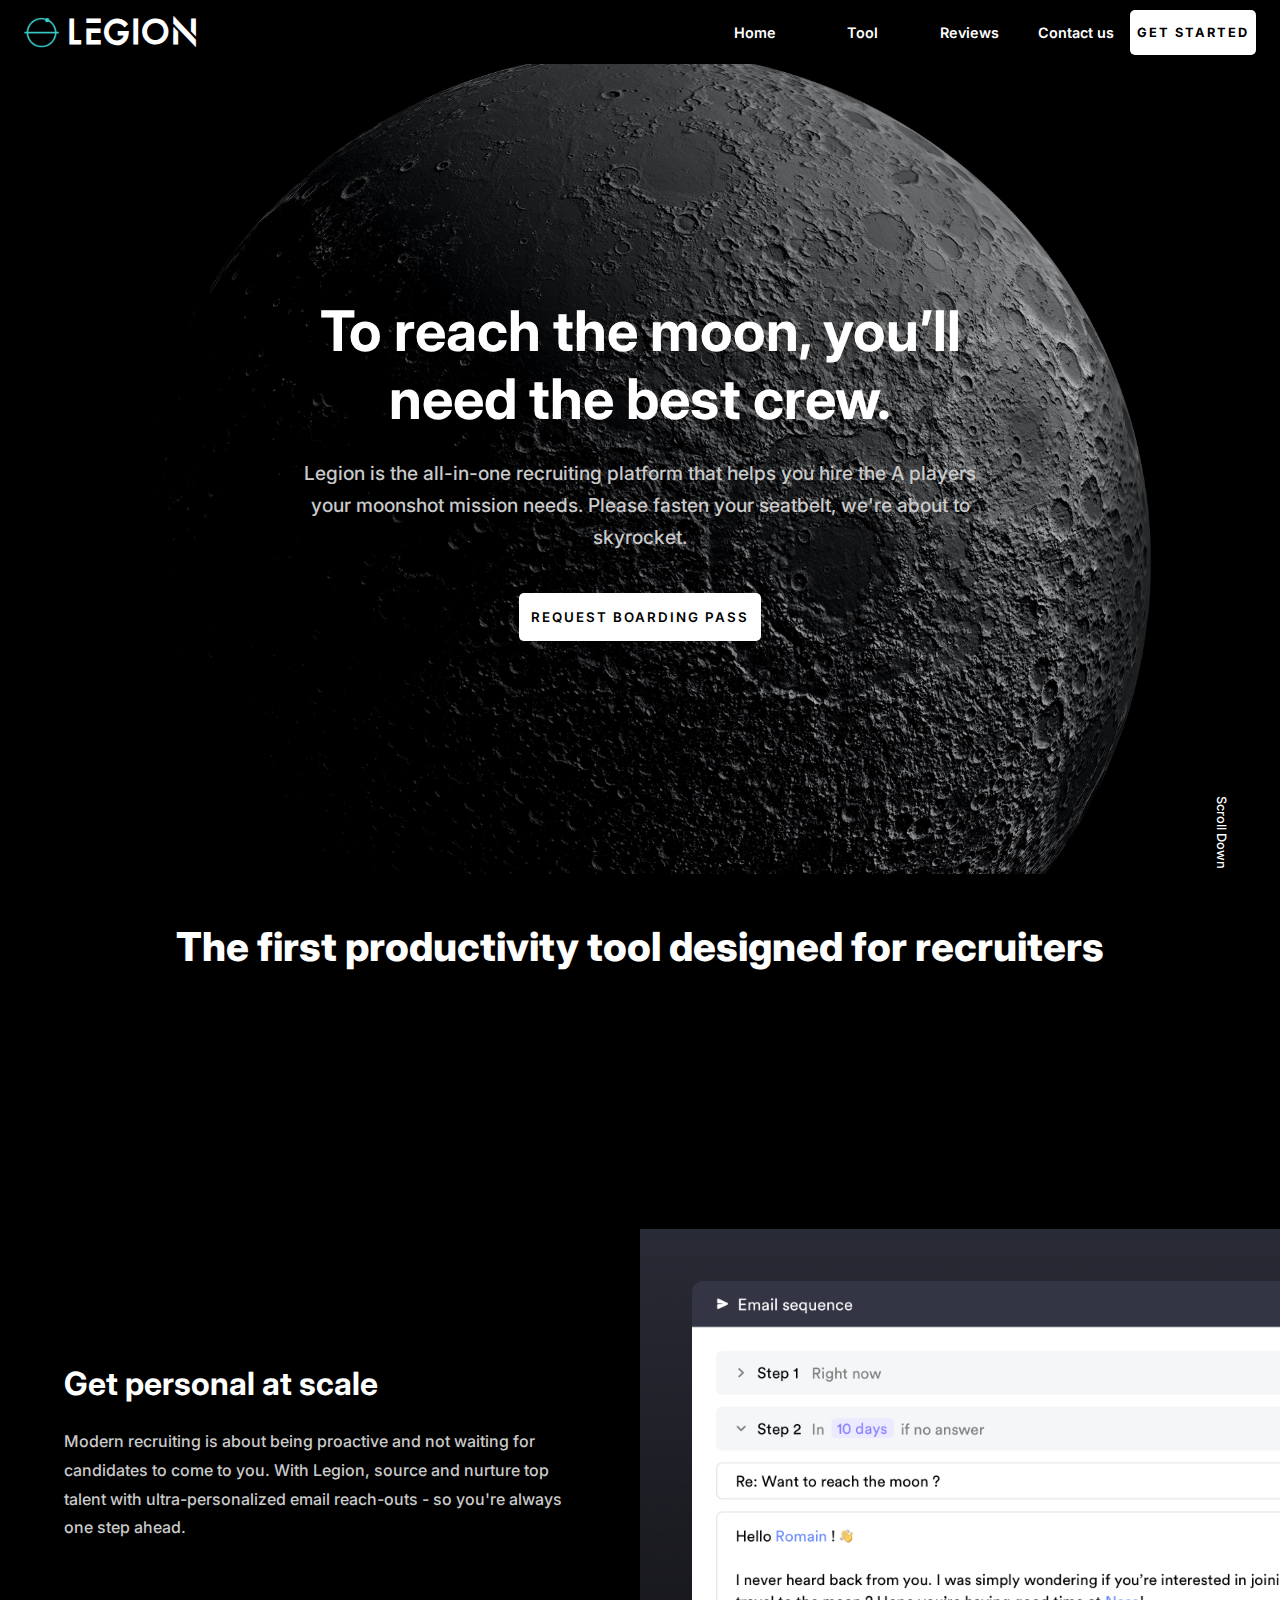
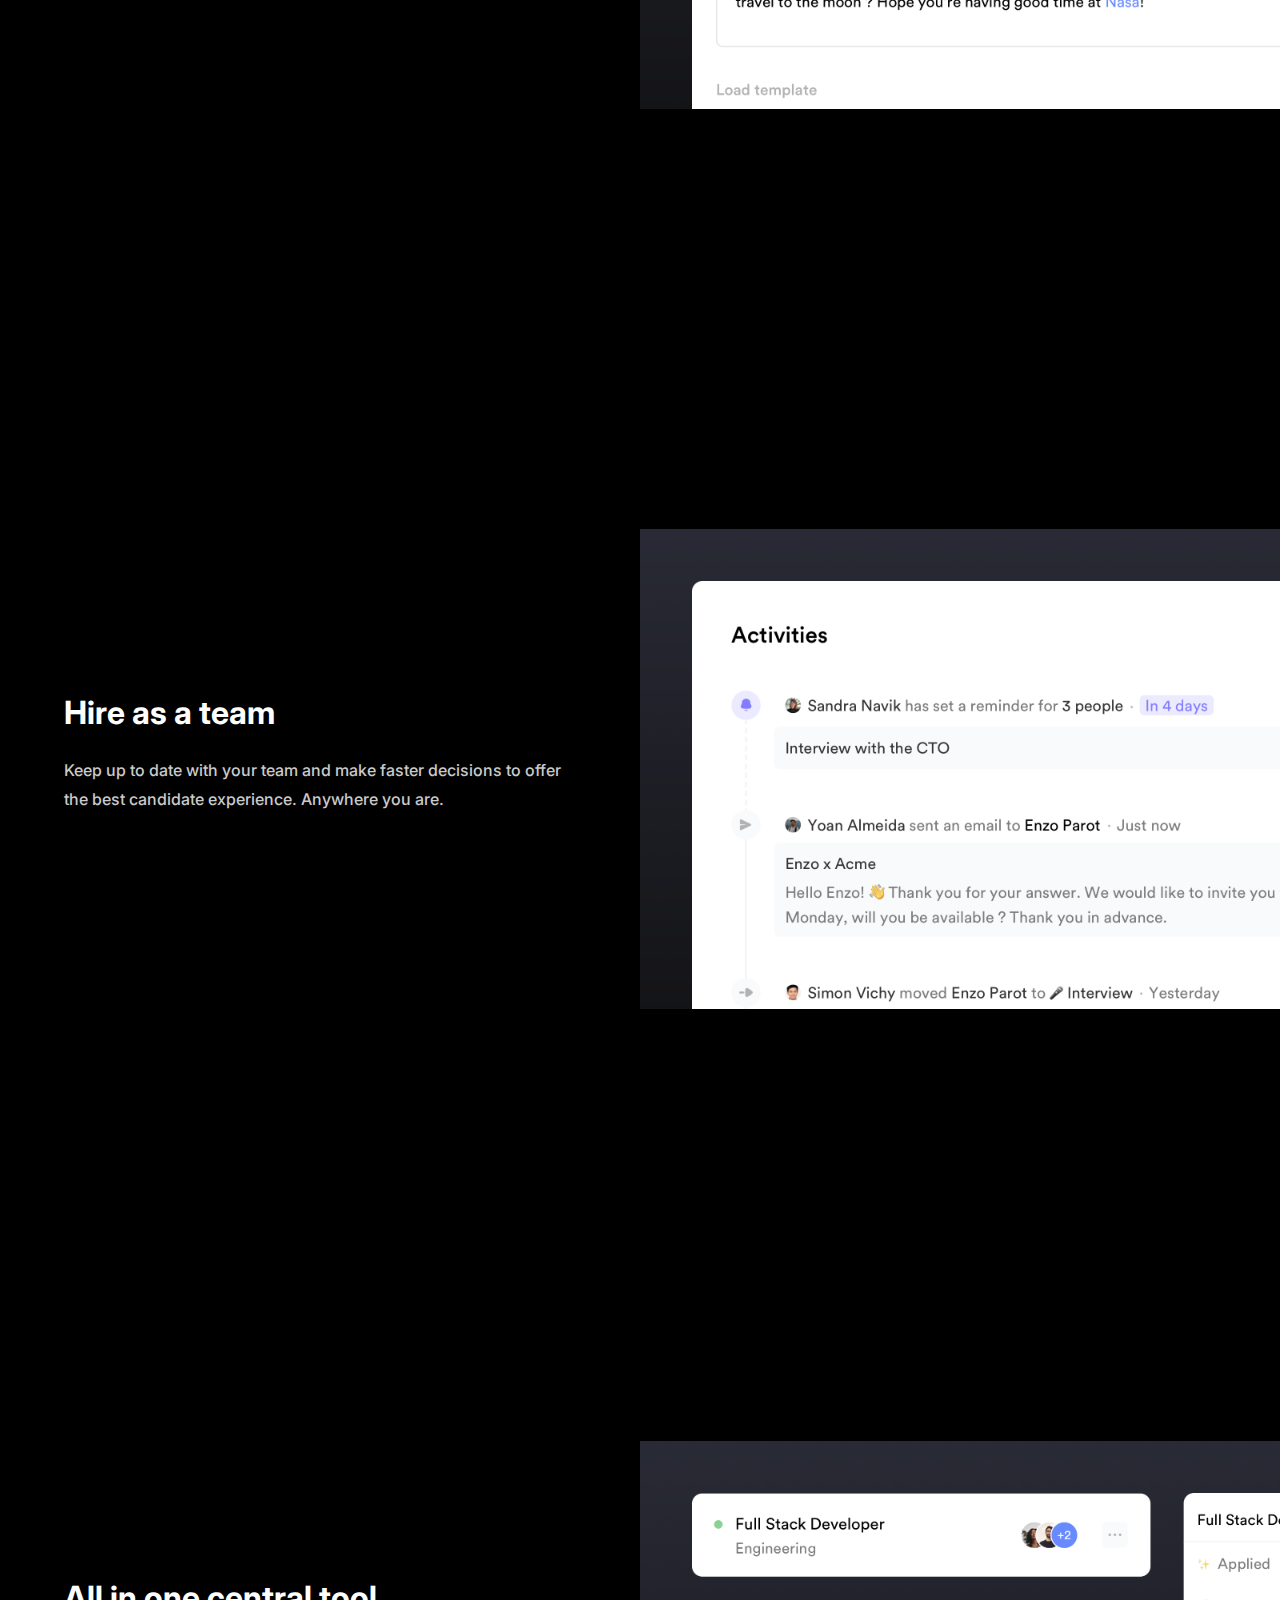
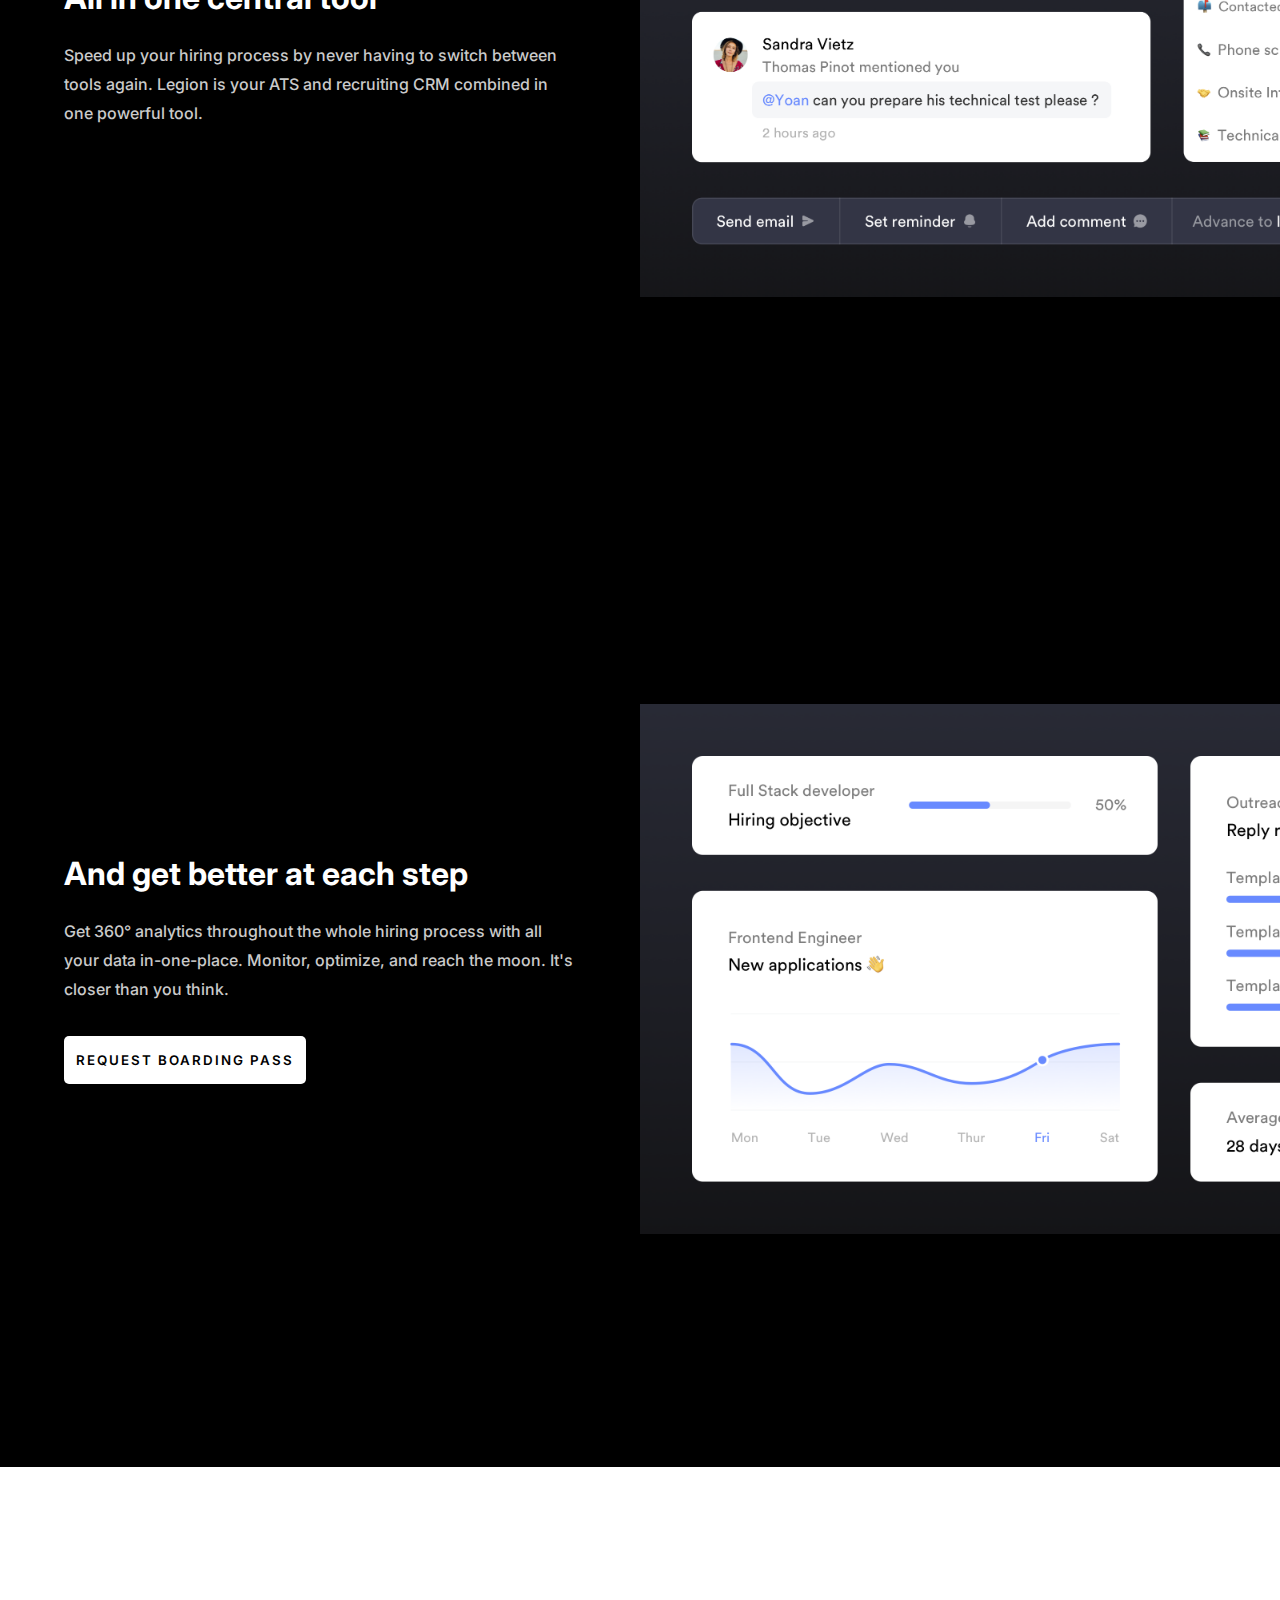
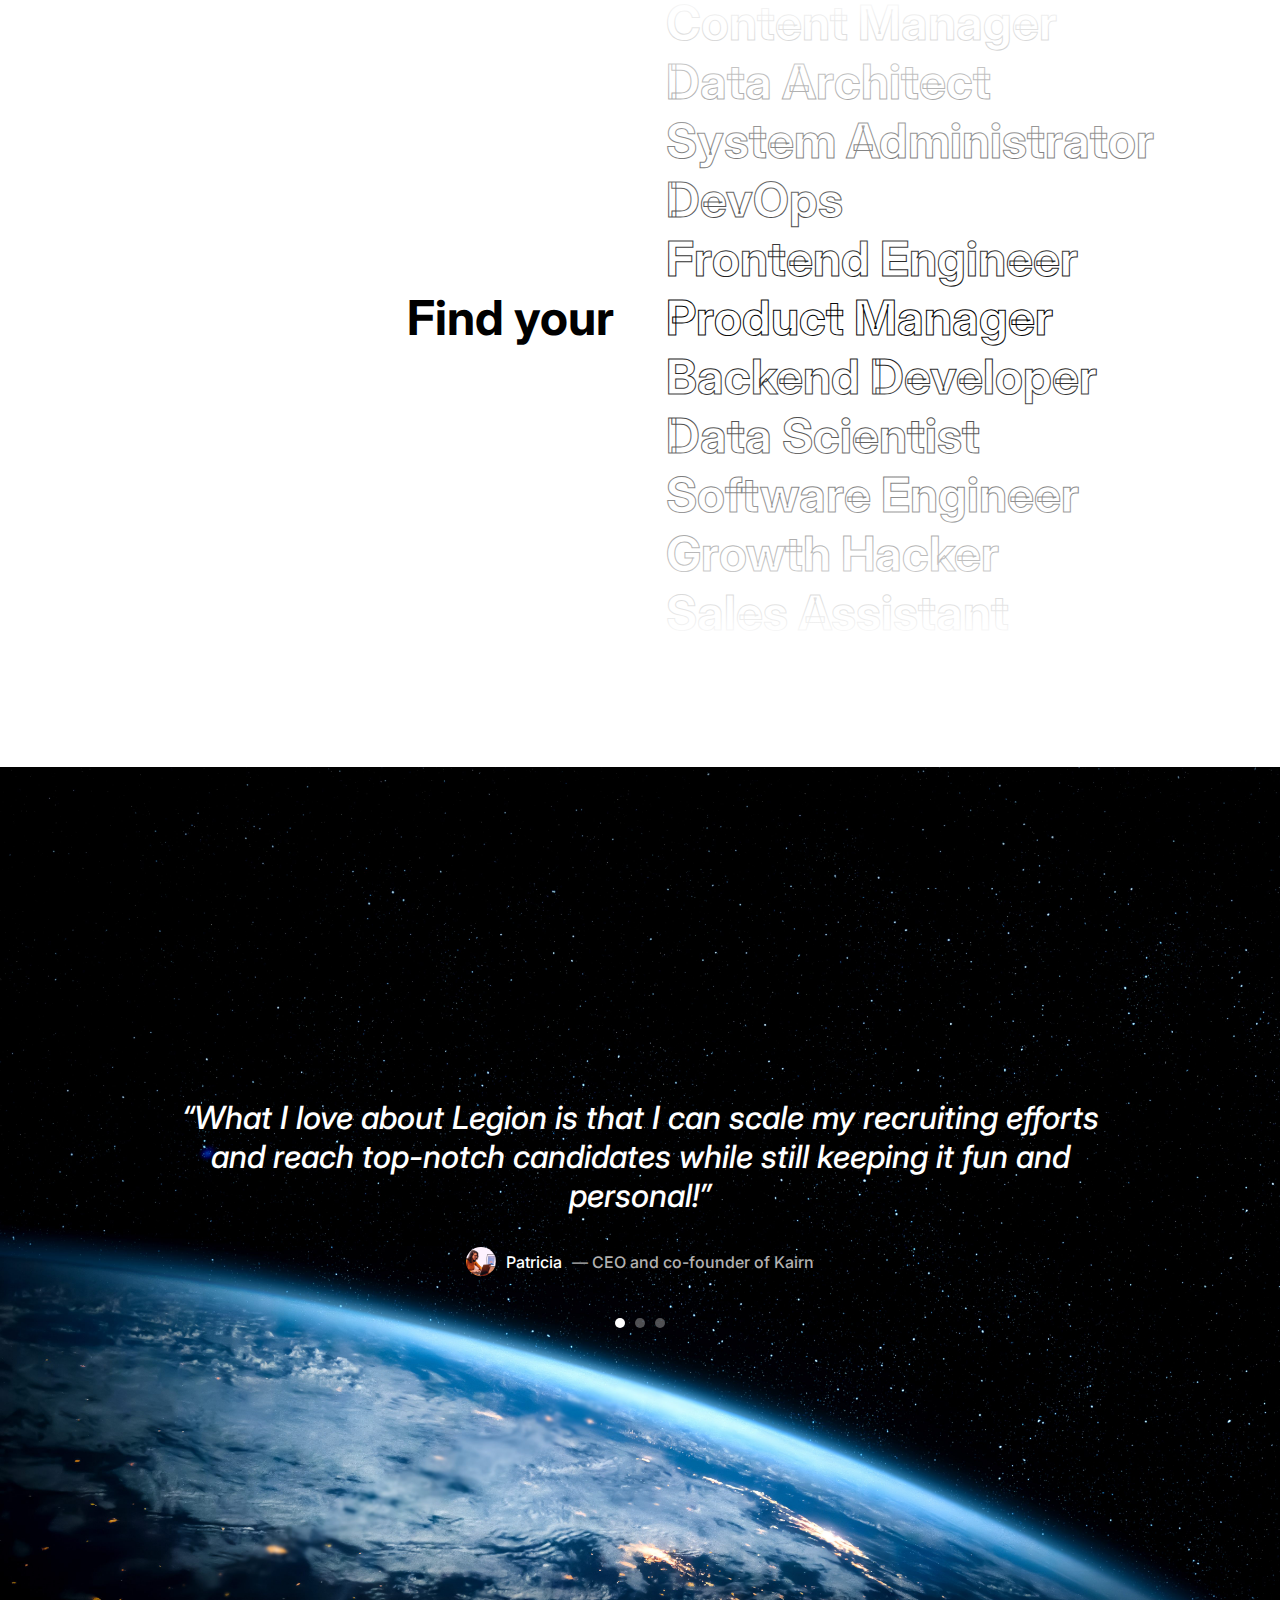
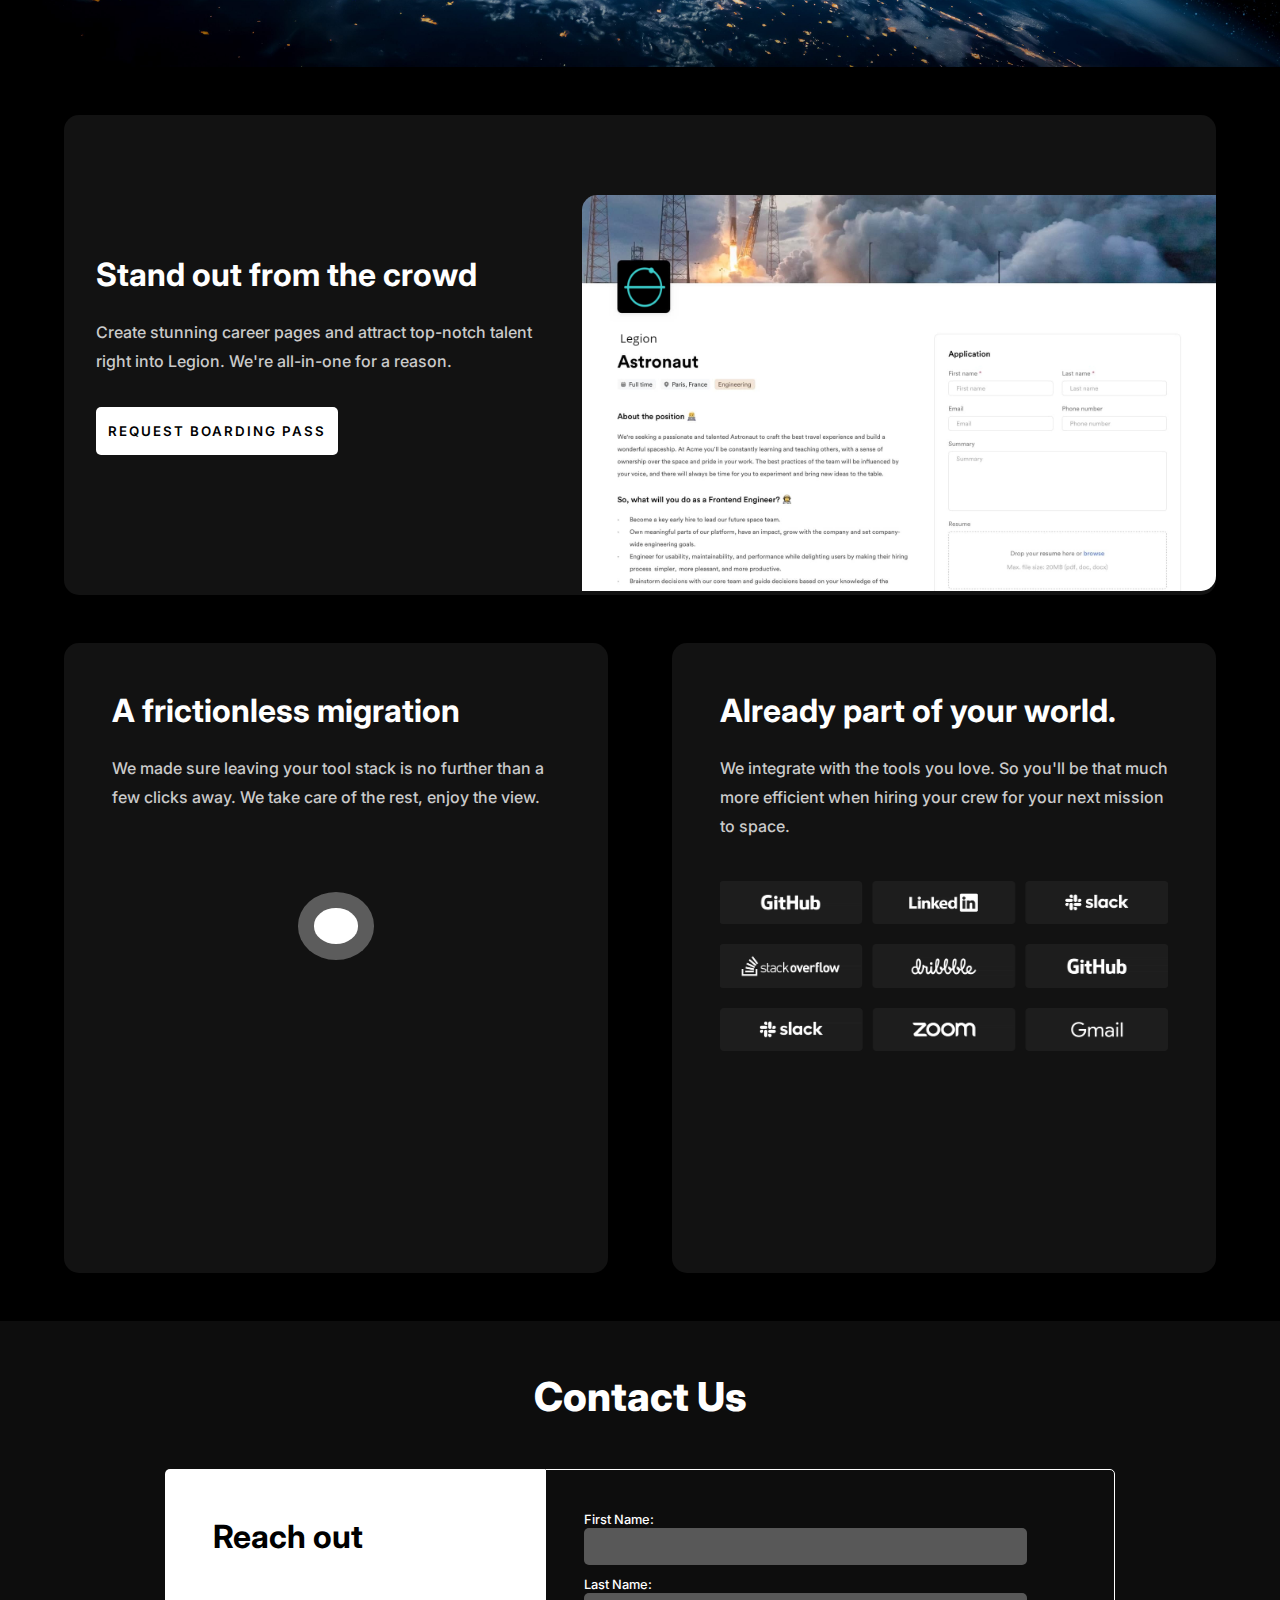
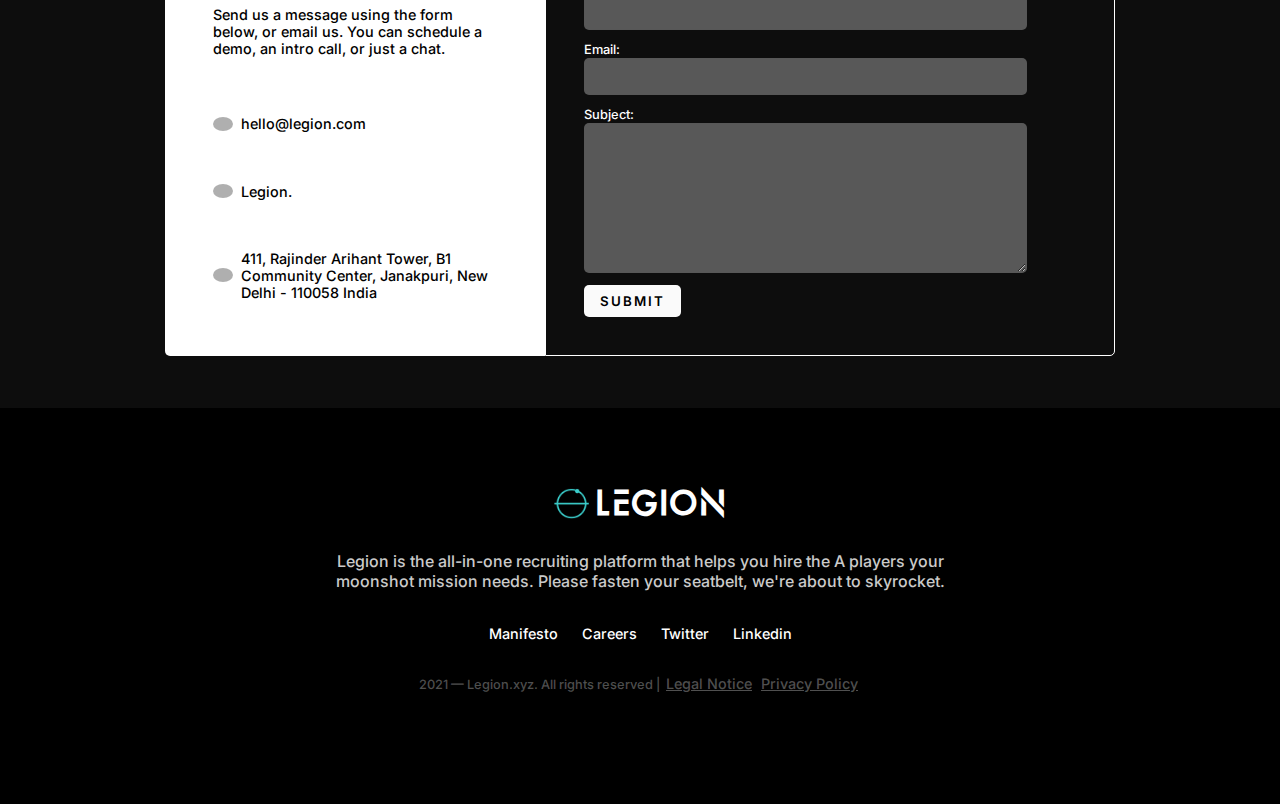
<file: index.html>
<!DOCTYPE html>
<html lang="en">

<head>
    <meta charset="UTF-8" />
    <meta http-equiv="X-UA-Compatible" content="IE=edge" />
    <meta name="viewport" content="width=device-width, initial-scale=1.0" />

    <link rel="icon" href="./assets/circle-logo.png" />
    <link rel="stylesheet" href="https://unicons.iconscout.com/release/v4.0.0/css/line.css" />
    <link rel="stylesheet" href="style.css" />
    <title>Legion</title>
</head>

<body>
    <header class="header">
        <nav class="navbar">
            <h6>
                <a href="#" class="nav-logo"><img src="./assets/logo.png" alt="" />Legion</a>
            </h6>
            <ul class="nav-menu">
                <li class="nav-item">
                    <a href="#" class="nav-link">Home</a>
                </li>
                <li class="nav-item">
                    <a href="#tool" class="nav-link">Tool</a>
                </li>
                <li class="nav-item">
                    <a href="#reviews" class="nav-link">Reviews</a>
                </li>
                <li class="nav-item">
                    <a href="#contact" class="nav-link">Contact us</a>
                </li>
                <li class="nav-button button nav-item">
                    <a href="#contact" class="nav-link">Get Started</a>
                </li>
            </ul>
            <div class="hamburger">
                <span class="bar"></span>
                <span class="bar"></span>
                <span class="bar"></span>
            </div>
        </nav>
    </header>

    <!-- scroll to top button -->
    <a href="#" class="to-top">
        <i class="uil uil-angle-double-up"></i>
    </a>

    <!-- main body -->
    <section class="main-slider">
        <a class="scroll-down-btn" href="#tool">Scroll Down <i class="uil uil-angle-right-b"></i><i
                class="uil uil-angle-right-b"></i></a>
        <div class="slider-content">
            <h1 class="heading">
                To reach the moon,
                you’ll need the best crew.
            </h1>
            <p class="sub-heading">
                Legion is the all-in-one recruiting platform that helps you hire the A players your moonshot mission
                needs.
                Please fasten your seatbelt, we're about to skyrocket.
            </p>
            <a href="#contact"><button class="button">Request Boarding Pass</button></a>
        </div>
    </section>

    <!-- tool -->
    <section class="tool" id="tool">
        <h1 class="heading">
            The first productivity tool designed for recruiters
        </h1>
        <div class="personal">
            <div class="left">
                <h1>Get personal at scale</h1>
                <p>Modern recruiting is about being proactive and not waiting for candidates to come to you. With
                    Legion,
                    source and nurture top talent with ultra-personalized email reach-outs - so you're always one step
                    ahead.</p>
            </div>
            <div class="right">
                <img src="./assets/Illustration-1.png" alt="">
            </div>
        </div>
        <div class="team">
            <div class="left">
                <h1>Hire as a team</h1>
                <p>Keep up to date with your team and make faster decisions to offer the best candidate experience.
                    Anywhere you are.</p>
            </div>
            <div class="right">
                <img src="./assets/Illustration-2.png" alt="">
            </div>
        </div>
        <div class="central">
            <div class="left">
                <h1>All in one central tool</h1>
                <p>Speed up your hiring process by never having to switch between tools again. Legion is your ATS and
                    recruiting CRM combined in one powerful tool.</p>
            </div>
            <div class="right">
                <img src="./assets/Illustration-3.png" alt="">
            </div>
        </div>
        <div class="better">
            <div class="left">
                <h1>And get better at each step</h1>
                <p>Get 360° analytics throughout the whole hiring process with all your data in-one-place. Monitor,
                    optimize, and reach the moon. It's closer than you think.</p>
                <a href="#contact"><button class="button">Request Boarding Pass</button></a>
            </div>
            <div class="right">
                <img src="./assets/Illustration-4.png" alt="">
            </div>
        </div>
    </section>

    <!-- find your -->
    <section class="find-your">
        <div class="left">
            <h1>Find your</h1>
        </div>
        <div class="right">
            <h1>Content Manager</h1>
            <h1>Data Architect</h1>
            <h1>System Administrator</h1>
            <h1>DevOps</h1>
            <h1>Frontend Engineer</h1>
            <h1>Product Manager</h1>
            <h1>Backend Developer</h1>
            <h1>Data Scientist</h1>
            <h1>Software Engineer</h1>
            <h1>Growth Hacker</h1>
            <h1>Sales Assistant</h1>
            <div class="overlay"></div>
        </div>
    </section>

    <!-- reviews -->
    <section class="reviews" id="reviews">
        <div class="slideshow-container">

            <div class="mySlides">
                <q>What I love about Legion is that I can scale my recruiting efforts and reach top-notch candidates
                    while
                    still keeping it fun and personal!</q>
                <p class="author"><img src="./assets/testimonial_1.jpg" alt=""> Patricia
                    <u> — CEO and co-founder of Kairn</u>
                </p>
            </div>

            <div class="mySlides">
                <q>Legion has replaced our ATS and the slew of other tools we used to source and nurture top talent. No
                    more time wasted switching tools, I’ve got everything I need in the one place</q>
                <p class="author"><img src="./assets/Testimonial_2.jpg" alt=""> Adélaïde
                    <u> — Talent Director at eFounders</u>
                </p>
            </div>

            <div class="mySlides">
                <q>Legion is engineered like a lightning-fast productivity tool - finally giving recruiters the
                    superpowers they deserve.</q>
                <p class="author"><img src="./assets/Testimonial_3.jpg" alt=""> Thibaud
                    <u> — CEO and co-founder of Folk</u>
                </p>
            </div>

        </div>

        <div class="dot-container">
            <span class="dot" onclick="currentSlide(1)"></span>
            <span class="dot" onclick="currentSlide(2)"></span>
            <span class="dot" onclick="currentSlide(3)"></span>
        </div>
    </section>

    <!-- stand-out -->
    <section class="stand-out">
        <div class="part part1">
            <div class="content">
                <h1>Stand out from the crowd</h1>
                <p>Create stunning career pages and attract top-notch talent right into Legion. We're all-in-one for a
                    reason.</p>
                <a href="#contact"><button class="button">Request Boarding Pass</button></a>
            </div>
            <div class="image">
                <img src="./assets/Career.jpg" alt="">
            </div>
        </div>
        <div class="part part2">
            <div class="left">
                <h1>A frictionless migration</h1>
                <p>We made sure leaving your tool stack is no further than a few clicks away. We take care of the rest,
                    enjoy the view.</p>
                <div class="upload">
                    <i class="uil uil-cloud-upload"></i>
                </div>
            </div>
            <div class="right">
                <h1>Already part of your world.</h1>
                <p>We integrate with the tools you love. So you'll be that much more efficient when hiring your crew for
                    your next mission to space.</p>
                <img src="./assets/stripe-1.png" alt="">
                <img src="./assets/stripe-2.png" alt="">
                <img src="./assets/stripe-3.png" alt="">
            </div>
        </div>
    </section>

    <!-- contact -->
    <section class="contact-us" id="contact">
        <h1 class="heading">Contact Us</h1>
        <div class="contact-card">
            <div class="contact-info">
                <h1>Reach out</h1>
                <p>Send us a message using the form below, or email us. You can schedule a demo, an intro call, or just
                    a
                    chat.</p>
                <a href="mailto:hello@legion.com"><i class="uil uil-envelope-alt"></i>hello@legion.com</a>
                <a href="https://www.linkedin.com/company/legion-xyz"><i class="uil uil-linkedin-alt"></i>Legion.</a>
                <a><i class="uil uil-map-marker"></i>411, Rajinder Arihant Tower,
                    B1 Community Center,
                    Janakpuri,
                    New Delhi - 110058
                    India</a>
            </div>
            <div class="contact-form">
                <form id="my-form" action="https://formspree.io/f/mleaqwzk" method="POST">

                    <label>First Name:</label> <br>
                    <input type="text" name="firstname"><br>

                    <label>Last Name:</label><br>
                    <input type="text" name="lastname"><br>

                    <label>Email:</label><br>
                    <input type="email" name="email" /><br>

                    <label>Subject:</label><br>
                    <textarea type="text" name="message" style="height:150px"></textarea><br>

                    <button id="my-form-button" class="button">Submit</button>

                    <p id="my-form-status"></p>
                </form>
            </div>
        </div>
    </section>

    <footer>
        <h1><img src="./assets/logo.png" alt="">Legion</h1>
        <p>Legion is the all-in-one recruiting platform that helps you hire the A players your moonshot mission needs.
            Please fasten your seatbelt, we're about to skyrocket.</p>
        <div class="content">
            <a href="">Manifesto</a>
            <a href="">Careers</a>
            <a href="">Twitter</a>
            <a href="https://www.linkedin.com/company/legion-xyz">Linkedin</a>
        </div>
        <p class="last">2021 — Legion.xyz. All rights reserved
            |
            <u><a href="legal-notice.html">Legal Notice</a></u>
            <u><a>Privacy Policy</a></u>
        </p>
    </footer>



    <script src="script.js"></script>
    <script>
        var form = document.getElementById("my-form");

        async function handleSubmit(event) {
            event.preventDefault();
            var status = document.getElementById("my-form-status");
            var data = new FormData(event.target);
            fetch(event.target.action, {
                method: form.method,
                body: data,
                headers: {
                    Accept: "application/json",
                },
            })
                .then((response) => {
                    status.innerHTML = "Thanks for your submission!";
                    form.reset();
                })
                .catch((error) => {
                    status.innerHTML = "Oops! There was a problem submitting your form";
                });
        }
        form.addEventListener("submit", handleSubmit);
    </script>
</body>

</html>
</file>
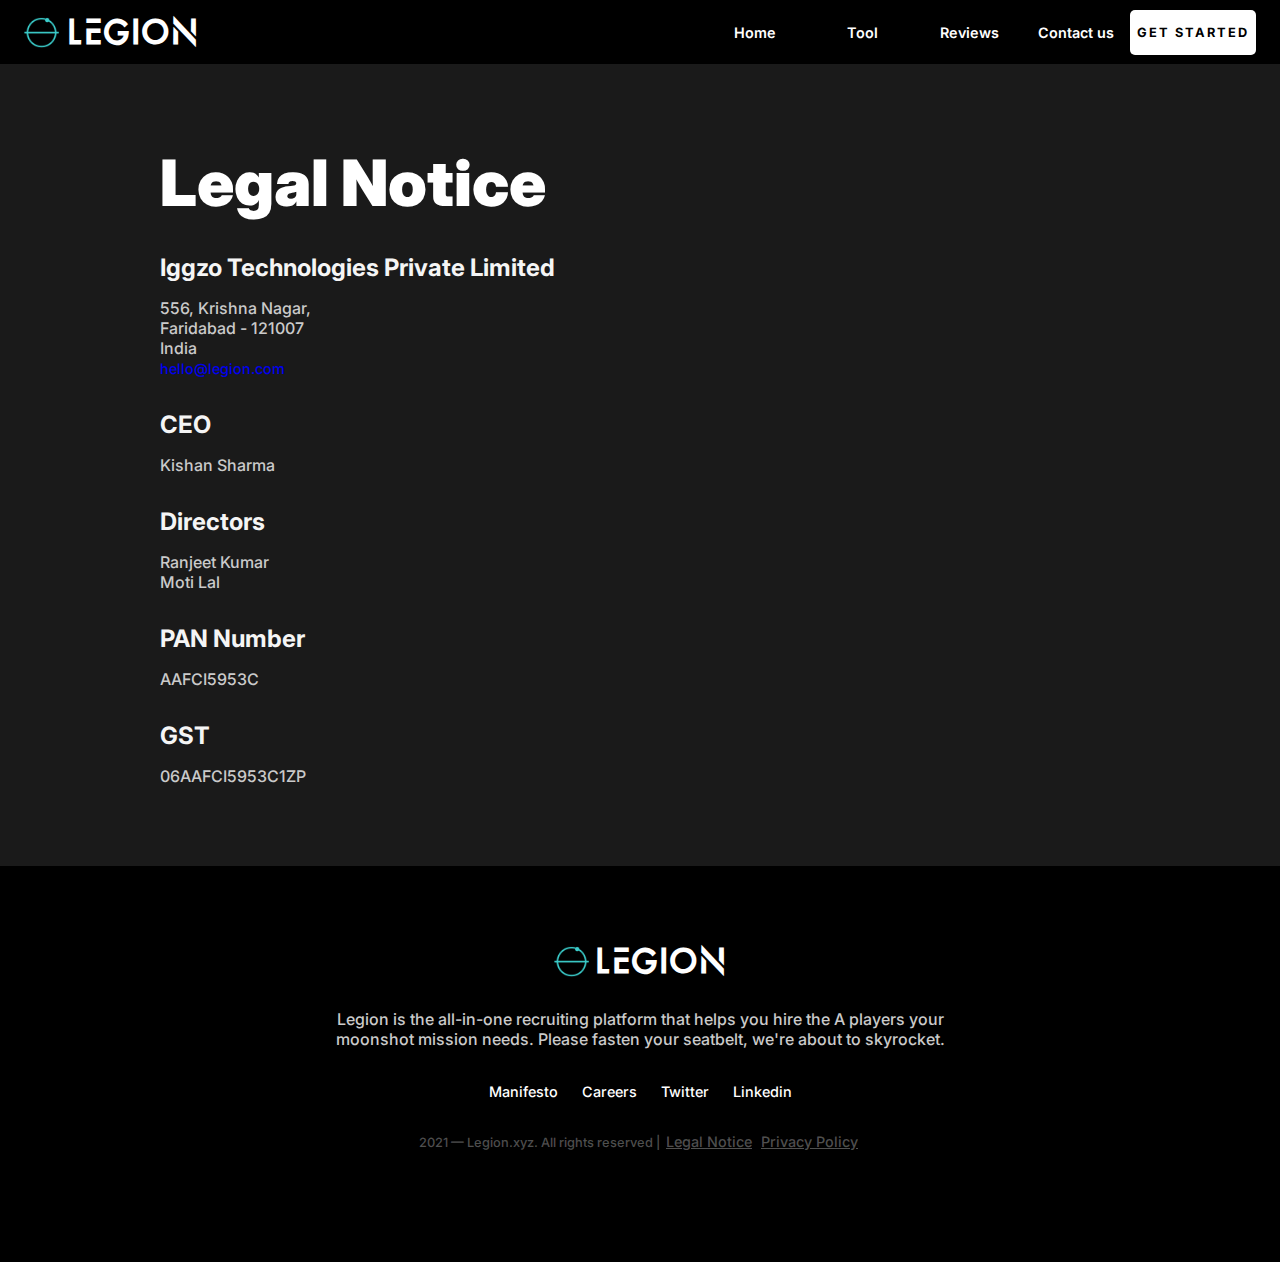
<file: legal-notice.html>
<!DOCTYPE html>
<html lang="en">

<head>
  <meta charset="UTF-8">
  <meta http-equiv="X-UA-Compatible" content="IE=edge">
  <meta name="viewport" content="width=device-width, initial-scale=1.0">
  <link rel="icon" href="./assets/logo.png" />
  <link rel="stylesheet" href="style.css" />
  <link rel="stylesheet" href="legal-notice.css">
  <link rel="stylesheet" href="https://unicons.iconscout.com/release/v4.0.0/css/line.css" />
  <title>Legal Notice</title>
</head>

<body>
  <header class="header">
    <nav class="navbar">
      <h6>
        <a href="#" class="nav-logo"><img src="./assets/logo.png" alt="" />Legion</a>
      </h6>
      <ul class="nav-menu">
        <li class="nav-item">
          <a href="index.html" class="nav-link">Home</a>
        </li>
        <li class="nav-item">
          <a href="index.html#tool" class="nav-link">Tool</a>
        </li>
        <li class="nav-item">
          <a href="index.html#reviews" class="nav-link">Reviews</a>
        </li>
        <li class="nav-item">
          <a href="index.html#contact" class="nav-link">Contact us</a>
        </li>
        <li class="nav-button button nav-item">
          <a href="index.html#contact" class="nav-link">Get Started</a>
        </li>
      </ul>
      <div class="hamburger">
        <span class="bar"></span>
        <span class="bar"></span>
        <span class="bar"></span>
      </div>
    </nav>
  </header>

  <section class="legal-notice">
    <h1 class="heading"><b>Legal Notice</b></h1>
    <h5>Iggzo Technologies Private Limited</h5>

    <p>556, Krishna Nagar,</p>
    <P>Faridabad - 121007</P>
    <p>India</p>
    <a href="mailto:hello@legion.com">hello@legion.com</a>
    <h5>CEO</h5>
    <p>Kishan Sharma</p>
    <h5>Directors</h5>
    <p>Ranjeet Kumar</p>
    <p>Moti Lal</p>
    <h5>PAN Number</h5>
    <p>AAFCI5953C</p>
    <h5>GST</h5>
    <p>06AAFCI5953C1ZP</p>
  </section>

  <footer>
    <h1><img src="./assets/logo.png" alt="">Legion</h1>
    <p>Legion is the all-in-one recruiting platform that helps you hire the A players your moonshot mission needs.
      Please fasten your seatbelt, we're about to skyrocket.</p>
    <div class="content">
      <a href="">Manifesto</a>
      <a href="">Careers</a>
      <a href="">Twitter</a>
      <a href="https://www.linkedin.com/company/legion-xyz">Linkedin</a>
    </div>
    <p class="last">2021 — Legion.xyz. All rights reserved
      |
      <u><a href="legal-notice.html">Legal Notice</a></u>
      <u><a>Privacy Policy</a></u>
    </p>
  </footer>
  <script src="/script.js"></script>
</body>

</html>
</file>
<file: style.css>
@import url("https://fonts.googleapis.com/css2?family=Inter:wght@300;400;500;600;700;800;900&display=swap");
@import url("http://fonts.cdnfonts.com/css/alphacentauri");

@font-face {
  font-family: "AlphaCentauri";
  src: url("Alphacentauri.ttf");
}

* {
  margin: 0px;
  padding: 0px;
  box-sizing: border-box;
  text-decoration: none;
  border: none;
  outline: none;
}
a {
  text-decoration: none;
}

li {
  list-style: none;
}

html {
  font-size: 100%;
  height: 100%;
  overflow-x: hidden;
  margin: 0px;
  padding: 0px;
  touch-action: manipulation;
  scroll-behavior: smooth;
}
body {
  font-family: "Inter", sans-serif;
  font-weight: 500;
  background-color: #000;
  -webkit-font-smoothing: antialiased;
  -moz-osx-font-smoothing: grayscale;
  word-wrap: break-word;
}
h1,
h2,
h3,
h4,
h5,
h6 {
  font-family: "Inter", sans-serif;
  font-weight: 700;
}
.button {
  font-family: "Inter", sans-serif;
  text-transform: uppercase;
  letter-spacing: 2px;
  font-weight: 600;
}
.button {
  padding: 16px 12px;
  background-color: #fff;
  color: #000;
  border-radius: 5px;
}
.button:hover {
  background-color: #fff;
  box-shadow: 0px -1px 50px 20px rgba(255, 255, 255, 0.6);
  -webkit-box-shadow: 0px -1px 50px 20px rgba(255, 255, 255, 0.6);
  -moz-box-shadow: 0px -1px 50px 20px rgba(255, 255, 255, 0.6);
  color: #000;
  transition: all 0.3s ease;
}

/* navbar */
.navbar {
  display: flex;
  justify-content: space-between;
  align-items: center;
  padding: 0.6rem 1.5rem;
  background: transparent;
}

.hamburger {
  display: none;
}

.bar {
  display: block;
  width: 20px;
  height: 2px;
  margin: 5px auto;
  -webkit-transition: all 0.3s ease-in-out;
  transition: all 0.3s ease-in-out;
  background-color: #fff;
}

.nav-menu {
  display: flex;
  justify-content: space-between;
  align-items: center;
  width: 45%;
}

.nav-item {
  border-radius: 5px;
  width: 110px;
  height: 40px;
  display: flex;
  align-items: center;
  justify-content: center;
  padding: 0;
}
.nav-item:hover {
  background-color: #ffffff50;
}
.nav-link {
  font-weight: 600;
  color: #fff;
}

.nav-logo {
  font-size: 2rem;
  display: flex;
  align-items: center;
  justify-content: center;
  gap: 8px;
  color: #fff;
  letter-spacing: 1px;
  font-family: "AlphaCentauri", sans-serif;
  /* font-family: "Elianto", sans-serif; */
  text-transform: uppercase;
}
.nav-logo img {
  width: 35px;
  /* margin-top: 10px; */
}

.nav-button {
  width: 130px;
  height: 45px;
  background-color: #fff;
  border-radius: 5px;
  padding: 0;
}
.nav-button a {
  font-weight: 700;
  font-size: 0.8rem;
  color: #000;
  display: flex;
  align-items: center;
  justify-content: center;
}

.nav-button:hover {
  background-color: #fff;
  box-shadow: 0px -1px 50px 20px rgba(255, 255, 255, 0.6);
  -webkit-box-shadow: 0px -1px 50px 20px rgba(255, 255, 255, 0.6);
  -moz-box-shadow: 0px -1px 50px 20px rgba(255, 255, 255, 0.6);
  color: #000;
  transition: all 0.3s ease;
}

/* to-top button */
.to-top {
  border: 3px solid #ffffff50 !important;
  background-color: transparent !important;
  border-radius: 5px;
  border-image-slice: 1;
  position: fixed;
  z-index: 999;
  bottom: 10px;
  right: 20px;
  width: 3rem;
  height: 3rem;
  display: flex;
  align-items: center;
  justify-content: center;
  font-size: 25px;
  color: #ffffff50;
  opacity: 0;
  pointer-events: none;
  transition: all 0.4s;
}
.to-top:hover {
  border: none !important;
  background-color: #ffffff50 !important;
  color: #fff;
}
.to-top:hover > i {
  color: white;
}
.to-top.active {
  bottom: 20px;
  pointer-events: auto;
  opacity: 1;
}

/* scroll down button */
.scroll-down-btn {
  padding: 0;
  position: absolute;
  bottom: 20px;
  right: 20px;
  font-size: 0.8em;
  transform: rotate(90deg) translateX(-50%);
  color: #fff;
}

.scroll-down-btn:hover {
  color: #ddd;
}

.scroll-down-btn i {
  margin-left: 5px;
}

.scroll-down-btn i:last-child {
  margin-left: -1px;
  transition: all 0.1s;
  opacity: 0.5;
}

.scroll-down-btn:hover i:last-child {
  opacity: 1;
}

/* main-slider */
.main-slider {
  background-image: url(./assets/hero-bg.jpg);
  background-position: center;
  background-size: cover;
  height: 90vh;
  display: flex;
  flex-direction: column;
  align-items: center;
  justify-content: center;
}
.slider-content {
  display: flex;
  flex-direction: column;
  align-items: center;
  justify-content: center;
  width: 55vw;
}
.slider-content > h1 {
  color: #fff;
  font-size: 3.5rem;
  text-align: center;
  margin-bottom: 1.5rem;
}
.slider-content > p {
  color: #cacaca;
  text-align: center;
  line-height: 2rem;
  font-size: 1.2rem;
  margin-bottom: 2.5rem;
}

/* tool */
.tool {
  padding: 3rem 0;
}
.tool > .heading {
  color: #fff;
  text-align: center;
  margin-bottom: 3rem;
  font-size: 2.5rem;
  font-weight: 800;
}

.tool > .personal,
.team,
.central,
.better {
  display: flex;
  align-items: center;
}
.tool .left {
  width: 50vw;
  padding: 4rem;
}
.tool .left h1 {
  color: #fff;
  margin-bottom: 1.5rem;
}
.tool .left p {
  color: #cacaca;
  line-height: 1.8rem;
  margin-bottom: 2rem;
}
.tool .right {
  width: 50vw;
  height: 100vh;
  display: flex;
  align-items: center;
  /* background-color: #282a35; */
  /* background-image: linear-gradient(to bottom, #282a35, #141415); */
}
.tool .right img {
  width: 100%;
}

/* find your */
.find-your {
  background-color: #fff;
  height: 100vh;
  display: flex;
  align-items: center;
  justify-content: space-between;
  overflow: hidden;
}
.find-your h1 {
  font-size: 3rem;
}
.find-your > .left {
  width: 48%;
}
.find-your > .left h1 {
  text-align: right;
}
.find-your > .right {
  width: 48%;
  position: relative;
}
.find-your > .right h1 {
  -webkit-text-fill-color: white;
  -webkit-text-stroke-width: 1px;
  -webkit-text-stroke-color: black;
  overflow: hidden;
  white-space: nowrap;
}
.find-your > .right > .overlay {
  /* background-color: #000; */
  background-image: linear-gradient(to bottom, #fff, transparent, #fff);
  position: absolute;
  width: 100%;
  height: 100%;
  bottom: 0;
  right: 0;
  z-index: 9;
}

/* reviews */
.reviews {
  height: 100vh;
  background-image: url(./assets/reviews-bg.jpg);
  background-size: cover;
  background-repeat: no-repeat;
  display: flex;
  flex-direction: column;
  align-items: center;
  justify-content: center;
}
/* Slideshow container */
.slideshow-container {
  position: relative;
}

/* Slides */
.mySlides {
  display: none;
  padding: 1rem;
  text-align: center;
  width: 75%;
  margin: 0 auto;
}
.mySlides q {
  color: #fff;
  font-size: 2rem;
  font-style: italic;
}

.mySlides p {
  display: flex;
  align-items: center;
  justify-content: center;
  margin-top: 2rem;
  color: #fff;
}
.author {
  gap: 10px;
}
.mySlides p u {
  color: #b1b1b1;
}
.mySlides p img {
  width: 30px;
  border-radius: 50%;
}

.dot-container {
  text-align: center;
  padding: 20px;
}

.dot {
  cursor: pointer;
  height: 10px;
  width: 10px;
  margin: 0 3px;
  background-color: #ffffff50;
  border-radius: 50%;
  display: inline-block;
  transition: background-color 0.6s ease;
}

.dot-container > .active,
.dot:hover {
  background-color: #fff;
}

/* stand-out */
.stand-out {
  display: flex;
  flex-direction: column;
  align-items: center;
  justify-content: center;
}
.stand-out > .part1 {
  width: 90%;
  /* height: 80vh; */
  margin: 3rem 0;
  background-color: #121212;
  border-radius: 15px;
  display: flex;
  align-items: center;
}
.stand-out > .part1 > .content {
  width: 45%;
  padding: 0 2rem;
}
.stand-out > .part1 > .content h1 {
  color: #fff;
  margin-bottom: 1.5rem;
}
.stand-out > .part1 > .content p {
  color: #cacaca;
  line-height: 1.8rem;
  margin-bottom: 2rem;
}

.stand-out > .part1 > .image {
  width: 55%;
  height: 100%;
  /* display: flex; */
  margin-top: 5rem;
}
.stand-out > .part1 > .image img {
  width: 100%;
  background-size: cover;
  border-radius: 15px 0 15px 0;
}

.stand-out > .part2 {
  display: flex;
  flex-direction: row;
  align-items: stretch;
  justify-content: center;
  gap: 5%;
  margin-bottom: 3rem;
}
.stand-out > .part2 > .left {
  width: 42.5%;
  height: 70vh;
  background-color: #121212;
  border-radius: 15px;
  padding: 3rem;
}
.stand-out > .part2 > .right {
  width: 42.5%;
  height: 70vh;
  background-color: #121212;
  border-radius: 15px;
  padding: 3rem;
}
.stand-out > .part2 > .left h1 {
  color: #fff;
  margin-bottom: 1.5rem;
}
.stand-out > .part2 > .right h1 {
  color: #fff;
  margin-bottom: 1.5rem;
}
.stand-out > .part2 > .left > .upload {
  display: flex;
  align-items: center;
  justify-content: center;
  /* height: 70%; */
  margin-top: 6rem;
}
.stand-out > .part2 > .left > .upload i {
  color: #000;
  font-size: 3rem;
  background-color: #fff;
  box-shadow: 0 0 0 1rem #ffffff50;
  padding: 4% 5%;
  border-radius: 50%;
}
.stand-out > .part2 > .left p {
  color: #cacaca;
  line-height: 1.8rem;
  margin-bottom: 2rem;
}
.stand-out > .part2 > .right p {
  color: #cacaca;
  line-height: 1.8rem;
  margin-bottom: 2rem;
}
.stand-out > .part2 > .right img {
  width: 100%;
  padding: 0.5rem 0;
}

/* contact us */
.contact-us {
  background-color: hsla(0, 0%, 100%, 0.05);
  padding: 4% 10%;
  display: flex;
  flex-direction: column;
  align-items: center;
  justify-content: center;
}
.contact-us > .heading {
  color: #ffffff;
  margin-bottom: 3rem;
  font-size: 2.5rem;
  font-weight: 800;
}
.contact-us p,
a {
  font-size: 0.9rem;
}
.contact-card {
  display: flex;
  flex-direction: row;
  align-items: stretch;
  justify-content: center;
}
.contact-info {
  background-color: hsl(0, 0%, 100%);
  width: 40%;
  border-radius: 5px 0 0 5px;
  display: flex;
  flex-direction: column;
  padding: 5%;
  justify-content: space-between;
}
.contact-info h1 {
  color: rgb(0, 0, 0);
  margin-bottom: 1rem;
}
.contact-info p {
  color: rgb(0, 0, 0);
  margin-bottom: 1rem;
}
.contact-info i {
  font-size: 1.2rem;
  background-color: #00000050;
  color: rgb(0, 0, 0);
  padding: 7px 10px;
  border-radius: 50%;
  margin-right: 0.5rem;
}
.contact-info i:hover {
  background-color: transparent;
}
.contact-info a {
  color: rgb(0, 0, 0);
  margin: 0.5rem 0;
  display: flex;
  align-items: center;
}
.contact-form {
  width: 60%;
  color: #161e2e;
  border: 1px solid hsl(0, 0%, 100%);
  border-radius: 0 5px 5px 0;
  padding: 4%;
}

.contact-form label {
  font-size: 0.8rem;
  color: #ffffff;
}
.contact-form input,
textarea {
  padding: 10px;
  border: 1px solid #5a5a5a3a;
  background-color: #ffffff50;
  color: #fff;
  border-radius: 5px;
  width: 90%;
  resize: vertical;
  margin-bottom: 0.5rem;
}
.contact-form button {
  padding: 0.5rem 1rem;
  border-radius: 5px;
  background-color: hsla(0, 0%, 100%, 0.98);
}
.contact-form button:hover {
  background-color: hsl(0, 0%, 100%);
  box-shadow: 0px 0px 50px 20px rgba(255, 255, 255, 0.5);
  -webkit-box-shadow: 0px 0px 50px 20px rgba(255, 255, 255, 0.5);
  -moz-box-shadow: 0px 0px 50px 20px rgba(255, 255, 255, 0.5);
  transition: all 0.3s ease;
}
p#my-form-status {
  color: #fff;
}

/* footer */
footer {
  width: 70%;
  margin: 0 auto;
  display: flex;
  flex-direction: column;
  align-items: center;
  justify-content: center;
  padding: 5rem 0;
}
footer h1 {
  color: #fff;
  display: flex;
  align-items: center;
  justify-content: center;
  gap: 6px;
  letter-spacing: 1px;
  font-family: "AlphaCentauri", sans-serif;
  /* font-family: "Elianto", sans-serif; */
  text-transform: uppercase;
}

footer h1 img {
  width: 35px;
  /* margin-top: 10px; */
}
footer p {
  color: #cacaca;
  text-align: center;
  width: 70%;
  margin: 2rem 0;
}
footer > .content a {
  width: 130px;
  height: 45px;
  padding: 10px;
  background-color: transparent;
  color: #fff;
  border-radius: 5px;
}
footer > .content a:hover {
  background-color: #ffffff50;
}
footer > .last {
  font-size: 0.8rem;
  color: #ffffff50;
}
footer > .last u a {
  color: #ffffff50;
  text-decoration: underline;
  padding: 0 3px;
  cursor: pointer;
}

/* small and medium screen */
@media only screen and (max-width: 768px) {
  .nav-logo img {
    width: 25px;
  }
  .nav-logo {
    font-size: 1.5rem;
  }

  .nav-menu {
    position: fixed;
    z-index: 999;
    overflow: hidden;
    right: -100%;
    top: 2.8rem;
    flex-direction: column;
    width: 20rem;
    height: 100vh;
    transition: 0.3s;
    background: #fff;
  }

  .nav-menu.active {
    right: 0;
  }

  .nav-item {
    margin: 10% 0 0 11%;
    justify-content: left;
  }
  .nav-item:active {
    border-bottom: 2px solid#000;
    border-radius: 0;
  }

  .nav-item > a {
    color: #161e2e;
  }
  .nav-button {
    width: 130px;
    height: 45px;
    background-color: #000;
    border-radius: 5px;
    margin-left: 8%;
    justify-content: center;
  }
  .nav-button > a {
    color: #fff;
  }
  .nav-button:hover {
    background-color: #000;
    border-radius: 5px;
    box-shadow: 0px 0px 30px 5px rgba(0, 0, 0, 0.5);
    -webkit-box-shadow: 0px 0px 30px 5px rgba(0, 0, 0, 0.5);
    -moz-box-shadow: 0px 0px 30px 5px rgba(0, 0, 0, 0.5);
  }

  .nav-menu {
    display: block;
  }

  .nav-link {
    display: block;
  }

  .hamburger {
    display: block;
    cursor: pointer;
  }

  .hamburger.active .bar:nth-child(2) {
    opacity: 0;
  }

  .hamburger.active .bar:nth-child(1) {
    transform: translateY(7px) rotate(45deg);
  }

  .hamburger.active .bar:nth-child(3) {
    transform: translateY(-7px) rotate(-45deg);
  }
  .scroll-down-btn {
    right: -15px;
    bottom: 45px;
  }

  /* main slider */
  .main-slider {
    height: 86vh;
  }
  .main-slider {
    flex-direction: column;
  }
  .slider-content {
    width: 85vw;
  }
  .slider-content > h1 {
    font-size: 2rem;
  }
  .slider-content > p {
    font-size: 0.95rem;
    line-height: 1.5rem;
  }

  /* tool */
  .tool > .heading {
    margin-top: 3rem;
    font-size: 2rem;
  }
  .tool > .personal,
  .team,
  .central,
  .better {
    flex-direction: column;
  }
  .tool .left {
    width: 100vw;
    padding: 2rem 1.5rem 0 1.5rem;
  }
  .tool .left .button {
    margin-bottom: 1rem;
  }

  .tool .right {
    width: 90vw;
    height: unset;
  }

  /* find your */
  .find-your > .left {
    position: absolute;
    z-index: 5;
    width: 95%;
    margin: 0 auto;
  }
  .find-your > .left h1 {
    text-align: center;
    font-size: 2.5rem;
  }
  .find-your > .right {
    width: 95%;
    margin: 0 auto;
  }
  .find-your > .right h1 {
    text-align: center;
    padding: 0.5rem 0;
    font-size: 2.5rem;
  }

  /* reviews */
  .mySlides {
    width: 95%;
  }
  .mySlides q {
    font-size: 1.3rem;
  }
  .mySlides p {
    font-size: 0.8rem;
  }

  /* stand out */
  .stand-out > .part {
    width: 90%;
  }
  .stand-out > .part1 {
    flex-direction: column;
    margin-bottom: 7rem;
  }

  .stand-out > .part1 .content {
    padding: 2rem;
    width: 100%;
  }
  .stand-out > .part1 > .image {
    width: 100%;
    padding-top: 2rem;
    margin: 0;
  }
  .stand-out > .part1 > .image img {
    width: 100%;
    padding: 0;
    border-radius: 0 0 15px 15px;
  }
  .stand-out > .part2 {
    flex-direction: column;
    gap: 0;
  }
  .stand-out > .part2 > .left {
    width: 100%;
    margin-bottom: 3rem;
    padding: 2rem;
  }

  .stand-out > .part2 > .right {
    width: 100%;
    padding: 2rem;
  }

  /* contact us */
  .contact-us > .heading {
    margin-top: 3rem;
    font-size: 2rem;
  }
  .contact-card {
    flex-direction: column !important;
    align-items: center;
    justify-content: center;
  }
  .contact-info {
    width: 95%;
    border-radius: 5px 5px 0 0;
  }
  .contact-form {
    width: 95%;
    border-radius: 0 0 5px 5px;
  }
  .contact-form form input,
  textarea {
    width: 100%;
  }

  /* footer */
  footer {
    width: 100%;
  }
  footer p {
    width: 88%;
    text-align: justify;
  }
  footer > .last {
    display: flex;
    flex-direction: column;
    align-items: center;
    gap: 5px;
  }
}

@media only screen and (max-width: 825px) and (orientation: landscape) {
  .main-slider {
    height: 82vh;
  }
  .nav-logo img {
    width: 25px;
  }
  .nav-logo {
    font-size: 1.5rem;
  }

  .nav-menu {
    position: fixed;
    z-index: 999;
    overflow: hidden;
    right: -100%;
    top: 2.8rem;
    flex-direction: column;
    width: 20rem;
    height: 100vh;
    transition: 0.3s;
    background: #fff;
  }

  .nav-menu.active {
    right: 0;
  }

  .nav-item {
    margin: 4% 11%;
    justify-content: left;
  }
  .nav-item:active {
    border-bottom: 2px solid#000;
    border-radius: 0;
  }

  .nav-item > a {
    color: #161e2e;
  }
  .nav-button {
    width: 130px;
    height: 45px;
    background-color: #000;
    border-radius: 5px;
    margin-left: 8%;
    justify-content: center;
  }
  .nav-button > a {
    color: #fff;
  }
  .nav-button:hover {
    background-color: #000;
    border-radius: 5px;
    box-shadow: 0px 0px 30px 5px rgba(0, 0, 0, 0.5);
    -webkit-box-shadow: 0px 0px 30px 5px rgba(0, 0, 0, 0.5);
    -moz-box-shadow: 0px 0px 30px 5px rgba(0, 0, 0, 0.5);
  }

  .nav-menu {
    display: block;
  }

  .nav-link {
    display: block;
  }

  .hamburger {
    display: block;
    cursor: pointer;
  }

  .hamburger.active .bar:nth-child(2) {
    opacity: 0;
  }

  .hamburger.active .bar:nth-child(1) {
    transform: translateY(7px) rotate(45deg);
  }

  .hamburger.active .bar:nth-child(3) {
    transform: translateY(-7px) rotate(-45deg);
  }
  .scroll-down-btn {
    right: -15px;
    bottom: 15px;
  }

  .slider-content {
    width: 65vw;
  }
  .slider-content > h1 {
    font-size: 2rem;
    margin-bottom: 1rem;
  }
  .slider-content > p {
    font-size: 0.95rem;
    line-height: 1.5rem;
    margin-bottom: 1rem;
  }
  .heading {
    font-size: 2rem !important;
  }
  .tool > .heading {
    font-size: 2rem;
    width: 80%;
    margin: 0 auto 3rem auto;
  }
  .tool .left {
    padding: 2rem 1.5rem;
  }

  .find-your > .left h1 {
    font-size: 1.5rem;
  }
  .find-your > .right h1 {
    font-size: 1.5rem;
    padding: 0;
  }
  .mySlides q {
    font-size: 1.3rem;
  }
  .mySlides p {
    font-size: 0.8rem;
  }
  .stand-out > .part1 {
    height: 100vh;
  }
  .stand-out > .part1 > .image {
    height: unset;
    margin: 0;
  }
  .stand-out > .part1 > .image img {
    border-radius: 15px 0 0 15px;
  }
  /* .stand-out > .part1 > .image {
    height: 100%;
  } */
  .stand-out > .part2 > .left {
    height: 100vh;
    padding: 1rem;
  }
  .stand-out > .part2 > .left > .upload {
    height: unset;
    margin: 0;
  }
  .stand-out > .part2 > .right {
    height: 100vh;
    padding: 1rem;
  }
  .stand-out > .part2 > .right img {
    padding: 2px;
  }
}

@media only screen and (device-width: 1024px) and (device-height: 1366px) {
  .main-slider {
    height: 92vh;
  }
  .scroll-down-btn {
    bottom: 50px;
  }
  .nav-menu {
    width: 60%;
  }
  .tool .right {
    height: 40vh;
  }
  .find-your > .right h1 {
    padding: 1rem 0;
  }
  .find-your > .right > .overlay {
    background-image: linear-gradient(
      to bottom,
      #fffffff3,
      transparent,
      #fffffff3
    );
  }
  .stand-out > .part1 {
    height: 40vh;
  }
  .stand-out > .part1 > .image {
    height: unset;
    display: flex;
    align-items: center;
    margin: 0;
  }
  .stand-out > .part1 > .image img {
    border-radius: 15px 0 0 15px;
  }
  .stand-out > .part2 > .left {
    height: 40vh;
  }
  .stand-out > .part2 > .right {
    height: 40vh;
  }
  .stand-out > .part2 > .right p {
    margin-bottom: 30%;
  }
}

@media only screen and (device-width: 1366px) and (device-height: 1024px) {
  .main-slider {
    height: 92.3vh;
  }
  .tool .right {
    height: 60vh;
  }
  .find-your > .right h1 {
    padding: 0.5rem 0;
  }
  .find-your > .right > .overlay {
    background-image: linear-gradient(
      to bottom,
      #fffffff3,
      transparent,
      #fffffff3
    );
  }
  .stand-out > .part1 {
    height: 65vh;
  }
  .stand-out > .part1 > .image {
    height: unset;
    margin: 0;
  }
  .stand-out > .part1 > .image img {
    border-radius: 15px 0 0 15px;
  }
  .stand-out > .part2 > .left {
    height: 65vh;
  }
  .stand-out > .part2 > .right {
    height: 65vh;
  }
  .stand-out > .part2 > .right p {
    margin-bottom: 30%;
  }
}

@media only screen and (device-width: 768px) and (device-height: 1024px) {
  .main-slider {
    height: 92vh;
  }
  .tool .left {
    padding: 0 5rem;
  }
  .tool .right img {
    width: 70%;
    margin: 1rem auto 3rem auto;
  }
  .stand-out > .part1 > .image {
    padding: 0 0 0 5rem;
  }
  .stand-out > .part1 > .image img {
    border-radius: 15px 0 15px 0;
  }
  .stand-out > .part2 > .left {
    padding: 5rem;
  }
  .stand-out > .part2 > .left > .upload {
    height: 70%;
  }
  .stand-out > .part2 > .right {
    padding: 5rem;
  }
  footer > .last {
    flex-direction: row;
    justify-content: center;
  }
}
@media only screen and (device-width: 1024px) and (device-height: 768px) {
  .nav-menu {
    width: 60%;
  }
  /* .stand-out > .part1 > .image {
    padding: 0rem 0 0 0;
  } */
}

@media only screen and (device-width: 320px) and (device-height: 568px) {
  .stand-out > .part2 {
    margin-top: 3rem;
  }
  .stand-out > .part2 > .left > .upload {
    margin: 0;
  }
  .stand-out > .part2 > .right img {
    padding: 0;
  }
  footer > .content {
    flex-wrap: wrap;
    padding: 3rem;
    text-align: center;
    line-height: 3rem;
  }
}
@media only screen and (device-width: 568px) and (device-height: 320px) and (orientation: landscape) {
  .stand-out > .part2 {
    margin-top: 12rem !important;
  }
  .stand-out > .part2 > .left {
    height: 120vh;
  }
  .stand-out > .part2 > .right {
    height: 120vh;
  }
}

@media only screen and (max-width: 670px) and (orientation: landscape) {
  .stand-out > .part2 {
    margin-top: 12rem !important;
  }
}
</file>
<file: legal-notice.css>
.legal-notice {
  /* width: 80%; */
  margin: 0 auto;
  padding: 5rem 10rem;
  background-color: #1a1a1a;
}
.legal-notice > .heading {
  color: #fff;
  font-size: 4rem;
  margin-bottom: 2rem;
}
.legal-notice h5 {
  color: #f5f5f5;
  font-size: 1.5rem;
  margin-bottom: 1rem;
  margin-top: 2rem;
}
.legal-notice p {
  color: #cacaca;
}

@media only screen and (max-width: 768px) {
  .legal-notice {
    width: 100%;
    padding: 3rem;
  }
}
</file>
